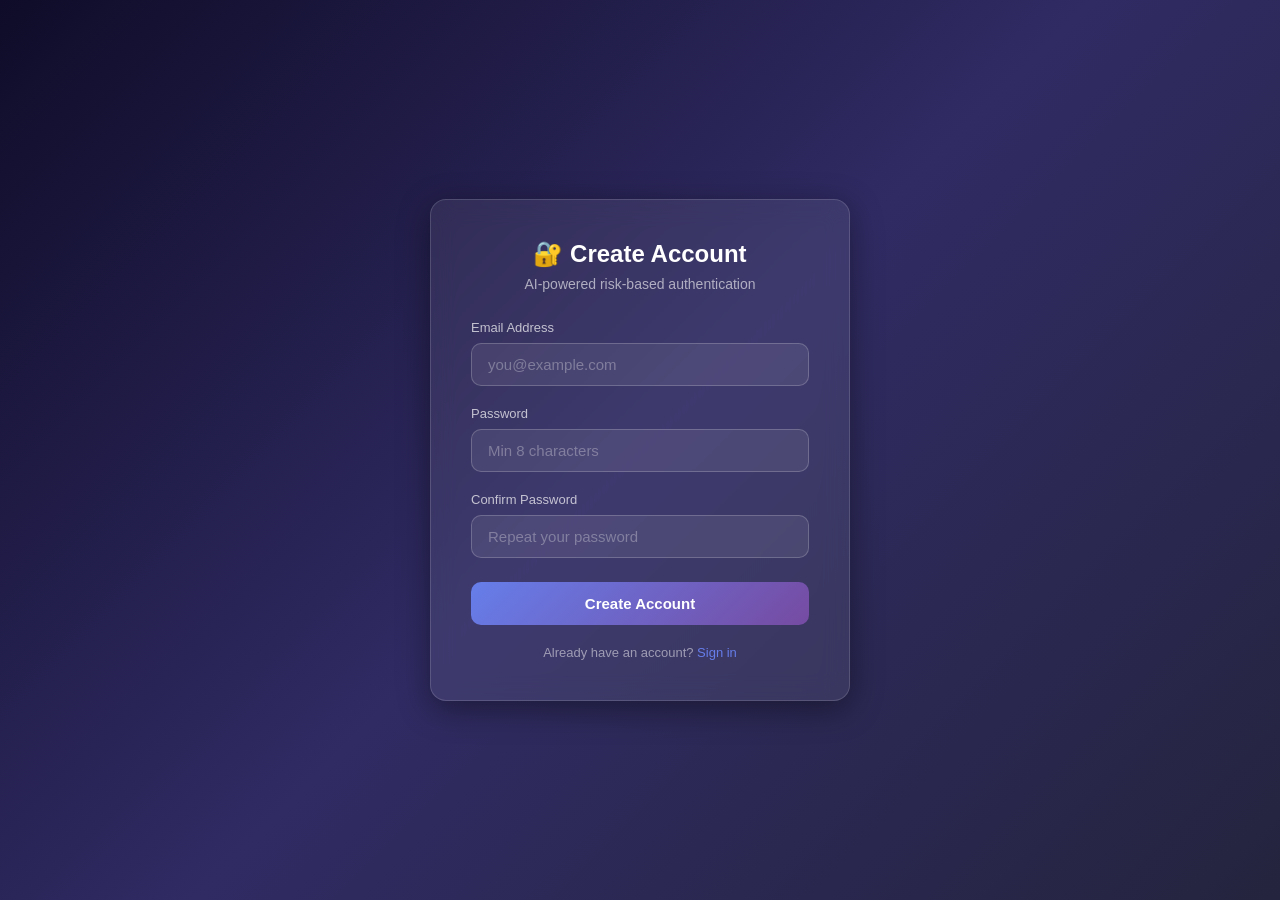
<file: frontend/index.html>
<!DOCTYPE html>
<html lang="en">
<head>
    <meta charset="UTF-8">
    <meta name="viewport" content="width=device-width, initial-scale=1.0">
    <title>Register — AI Risk Auth</title>
    <link rel="stylesheet" href="styles.css">
</head>
<body>
    <div class="card">
        <h1>🔐 Create Account</h1>
        <p class="subtitle">AI-powered risk-based authentication</p>

        <div id="alert" class="alert"></div>

        <div class="form-group">
            <label for="email">Email Address</label>
            <input type="email" id="email" placeholder="you@example.com" autocomplete="email">
        </div>

        <div class="form-group">
            <label for="password">Password</label>
            <input type="password" id="password" placeholder="Min 8 characters">
        </div>

        <div class="form-group">
            <label for="confirm">Confirm Password</label>
            <input type="password" id="confirm" placeholder="Repeat your password">
        </div>

        <button class="btn-primary" id="register-btn" onclick="handleRegister()">
            Create Account
        </button>

        <div class="link-row">
            Already have an account? <a href="login.html">Sign in</a>
        </div>
    </div>

    <script src="script.js"></script>
    <script>
        redirectIfLoggedIn();

        async function handleRegister() {
            const email    = document.getElementById("email").value.trim();
            const password = document.getElementById("password").value;
            const confirm  = document.getElementById("confirm").value;
            const btn      = document.getElementById("register-btn");

            if (!email || !password || !confirm) {
                showAlert("alert", "Please fill in all fields.");
                return;
            }
            if (password.length < 8) {
                showAlert("alert", "Password must be at least 8 characters.");
                return;
            }
            if (password !== confirm) {
                showAlert("alert", "Passwords do not match.");
                return;
            }

            setButtonLoading(btn, true, "Create Account");
            showAlert("alert", "⏳ Connecting to server, please wait...", "success");

            const controller = new AbortController();
            const timeout = setTimeout(() => controller.abort(), 90000);

            try {
                const response = await fetch(`${API_BASE}/register`, {
                    method: "POST",
                    headers: { "Content-Type": "application/json" },
                    body: JSON.stringify({
                        email: email,
                        password: password,
                        device_fingerprint: getDeviceFingerprint()
                    }),
                    signal: controller.signal
                });

                clearTimeout(timeout);
                const data = await response.json();

                if (response.ok) {
                    showAlert("alert", "Account created! Redirecting to login...", "success");
                    setTimeout(() => { window.location.href = "login.html"; }, 1500);
                } else {
                    showAlert("alert", data.error || "Registration failed.");
                }
            } catch (err) {
                clearTimeout(timeout);
                if (err.name === "AbortError") {
                    showAlert("alert", "⏱️ Server is waking up. Please try again in a moment.");
                } else {
                    showAlert("alert", "Cannot connect to server.");
                }
            } finally {
                setButtonLoading(btn, false, "Create Account");
            }
        }
    </script>
</body>
</html>
</file>
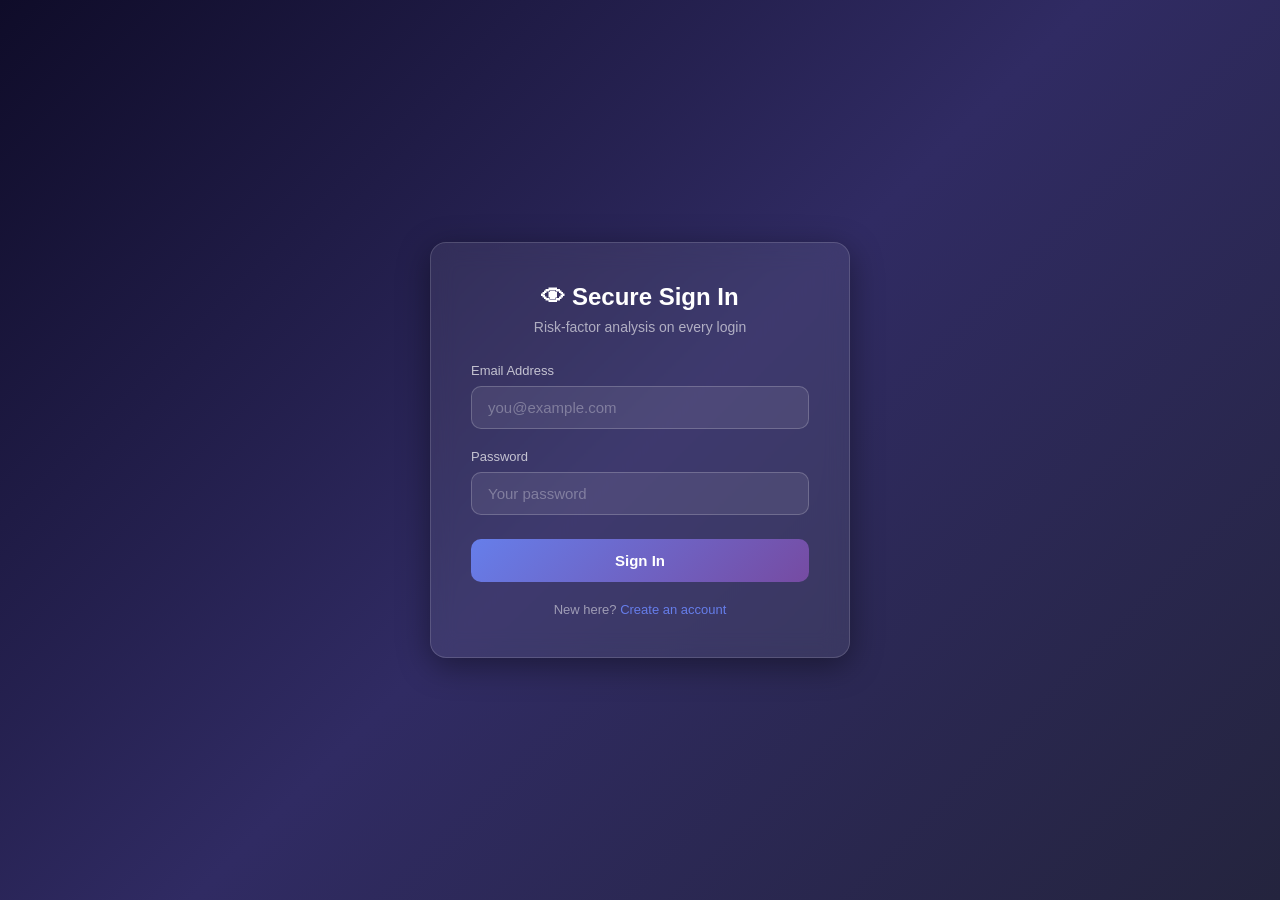
<file: frontend/dashboard.html>
<!DOCTYPE html>
<html lang="en">

<head>
    <meta charset="UTF-8">
    <meta name="viewport" content="width=device-width, initial-scale=1.0">
    <title>Dashboard — AI Risk Auth</title>
    <link rel="stylesheet" href="styles.css">
</head>

<body>
    <div class="card dashboard-card">
        <div class="user-info">
            <div class="avatar" id="avatar">?</div>
            <div>
                <h1 style="font-size:18px; margin-bottom:4px" id="user-email">Loading...</h1>
                <p style="font-size:13px; color:rgba(255,255,255,0.5)" id="member-since">Member since...</p>
            </div>
            <button class="logout-btn" onclick="logout()" style="margin-left:auto">Sign Out</button>
        </div>

        <div style="margin-bottom:20px">
            <h2 style="font-size:15px; font-weight:600; margin-bottom:12px; color:rgba(255,255,255,0.7)">
                🛡️ Security Status
            </h2>
            <div style="display:flex; gap:12px; flex-wrap:wrap;">
                <span class="badge safe">✓ Login Verified</span>
                <span id="lock-badge" class="badge safe">✓ Account Active</span>
            </div>
        </div>

        <div>
            <h2 style="font-size:15px; font-weight:600; margin-bottom:12px; color:rgba(255,255,255,0.7)">
                📋 Recent Login Activity
            </h2>
            <div id="login-logs">
                <div style="color:rgba(255,255,255,0.4); font-size:13px">Loading activity...</div>
            </div>
        </div>
    </div>

    <script src="script.js"></script>
    <script>
        requireLogin();

        window.addEventListener("DOMContentLoaded", loadDashboard);

        async function loadDashboard() {
            try {
                const response = await apiRequest("/dashboard", "GET");

                if (response.status === 401) {
                    removeToken();
                    window.location.href = "login.html";
                    return;
                }

                const data = await response.json();

                // Populate user info
                const email = data.user.email;
                document.getElementById("user-email").textContent = email;
                document.getElementById("avatar").textContent = email[0].toUpperCase();

                // Member since date in IST — added + "Z" to fix UTC→IST conversion
                const joinDate = new Date(data.user.created_at + "Z").toLocaleString("en-IN", {
                    timeZone: "Asia/Kolkata",
                    day: "2-digit",
                    month: "short",
                    year: "numeric"
                });
                document.getElementById("member-since").textContent = "Member since " + joinDate;

                // Show lock status
                if (data.user.is_locked) {
                    document.getElementById("lock-badge").textContent = "⚠ Account Locked";
                    document.getElementById("lock-badge").className = "badge risky";
                }

                // Render recent login logs
                const logsContainer = document.getElementById("login-logs");

                if (!data.recent_logins || data.recent_logins.length === 0) {
                    logsContainer.innerHTML = `
                        <div style="color:rgba(255,255,255,0.4);font-size:13px">
                            No recent activity.
                        </div>`;
                    return;
                }

                logsContainer.innerHTML = data.recent_logins.map(log => {
                    // Added + "Z" to fix UTC→IST conversion
                    const date = new Date(log.timestamp + "Z").toLocaleString("en-IN", {
                        timeZone: "Asia/Kolkata",
                        day: "2-digit",
                        month: "short",
                        year: "numeric",
                        hour: "2-digit",
                        minute: "2-digit",
                        hour12: true
                    });
                    const riskClass = log.risk_score === 0 ? "safe" : "risky";
                    const riskText  = log.risk_score === 0 ? "Safe" : "Risky";
                    return `
                        <div class="login-log">
                            <div>
                                <div style="font-weight:500;margin-bottom:2px">${date}</div>
                                <div style="color:rgba(255,255,255,0.45);font-size:12px">
                                    IP: ${log.ip}
                                </div>
                            </div>
                            <span class="badge ${riskClass}">${riskText}</span>
                        </div>
                    `;
                }).join("");

            } catch (err) {
                console.error("Dashboard load error:", err);
            }
        }

        function logout() {
            removeToken();
            window.location.href = "login.html";
        }
    </script>
</body>

</html>
</file>
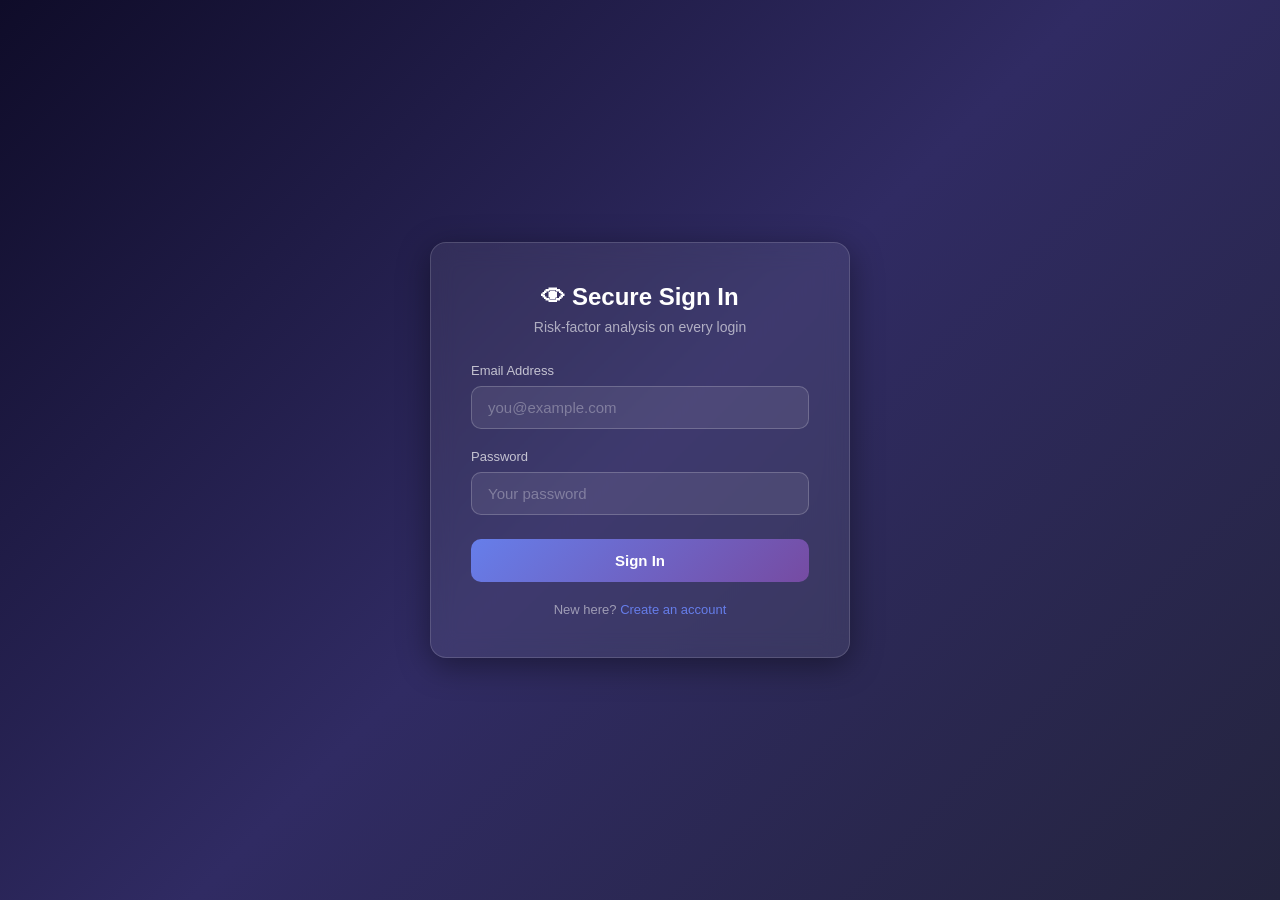
<file: frontend/login.html>
<!DOCTYPE html>
<html lang="en">
<head>
    <meta charset="UTF-8">
    <meta name="viewport" content="width=device-width, initial-scale=1.0">
    <title>Login — AI Risk Auth</title>
    <link rel="stylesheet" href="styles.css">
</head>
<body>
    <div class="card">
        <h1>👁 Secure Sign In</h1>
        <p class="subtitle">Risk-factor analysis on every login</p>

        <div id="alert" class="alert"></div>

        <div class="form-group">
            <label for="email">Email Address</label>
            <input type="email" id="email" placeholder="you@example.com">
        </div>

        <div class="form-group">
            <label for="password">Password</label>
            <input type="password" id="password" placeholder="Your password">
        </div>

        <button class="btn-primary" id="login-btn" onclick="handleLogin()">
            Sign In
        </button>

        <div class="link-row">
            New here? <a href="index.html">Create an account</a>
        </div>
    </div>

    <script src="script.js"></script>
    <script>
        redirectIfLoggedIn();

        function saveEmailForOTP(email) {
            sessionStorage.setItem("otp_email", email);
        }

        async function handleLogin() {
            const email    = document.getElementById("email").value.trim();
            const password = document.getElementById("password").value;
            const btn      = document.getElementById("login-btn");

            if (!email || !password) {
                showAlert("alert", "Please enter your email and password.");
                return;
            }

            setButtonLoading(btn, true, "Sign In");
            showAlert("alert", "⏳ Connecting to server, please wait...", "success");

            const controller = new AbortController();
            const timeout = setTimeout(() => controller.abort(), 90000);

            try {
                const response = await fetch(`${API_BASE}/login`, {
                    method: "POST",
                    headers: { "Content-Type": "application/json" },
                    body: JSON.stringify({
                        email: email,
                        password: password,
                        device_fingerprint: getDeviceFingerprint()
                    }),
                    signal: controller.signal
                });

                clearTimeout(timeout);
                const data = await response.json();

                if (response.ok) {
                    if (data.require_otp) {
                        saveEmailForOTP(email);
                        showAlert("alert", "⚠️ Unusual login detected! OTP sent to your email.", "success");
                        setTimeout(() => { window.location.href = "otp.html"; }, 1800);
                    } else {
                        saveToken(data.token);
                        showAlert("alert", "✅ Login successful!", "success");
                        setTimeout(() => { window.location.href = "dashboard.html"; }, 1000);
                    }
                } else {
                    showAlert("alert", data.error || "Login failed.");
                }
            } catch (err) {
                clearTimeout(timeout);
                if (err.name === "AbortError") {
                    showAlert("alert", "⏱️ Server is waking up. Please try again in a moment.");
                } else {
                    showAlert("alert", "Cannot connect to server.");
                }
            } finally {
                setButtonLoading(btn, false, "Sign In");
            }
        }

        document.addEventListener("keydown", (e) => {
            if (e.key === "Enter") handleLogin();
        });
    </script>
</body>
</html>
</file>
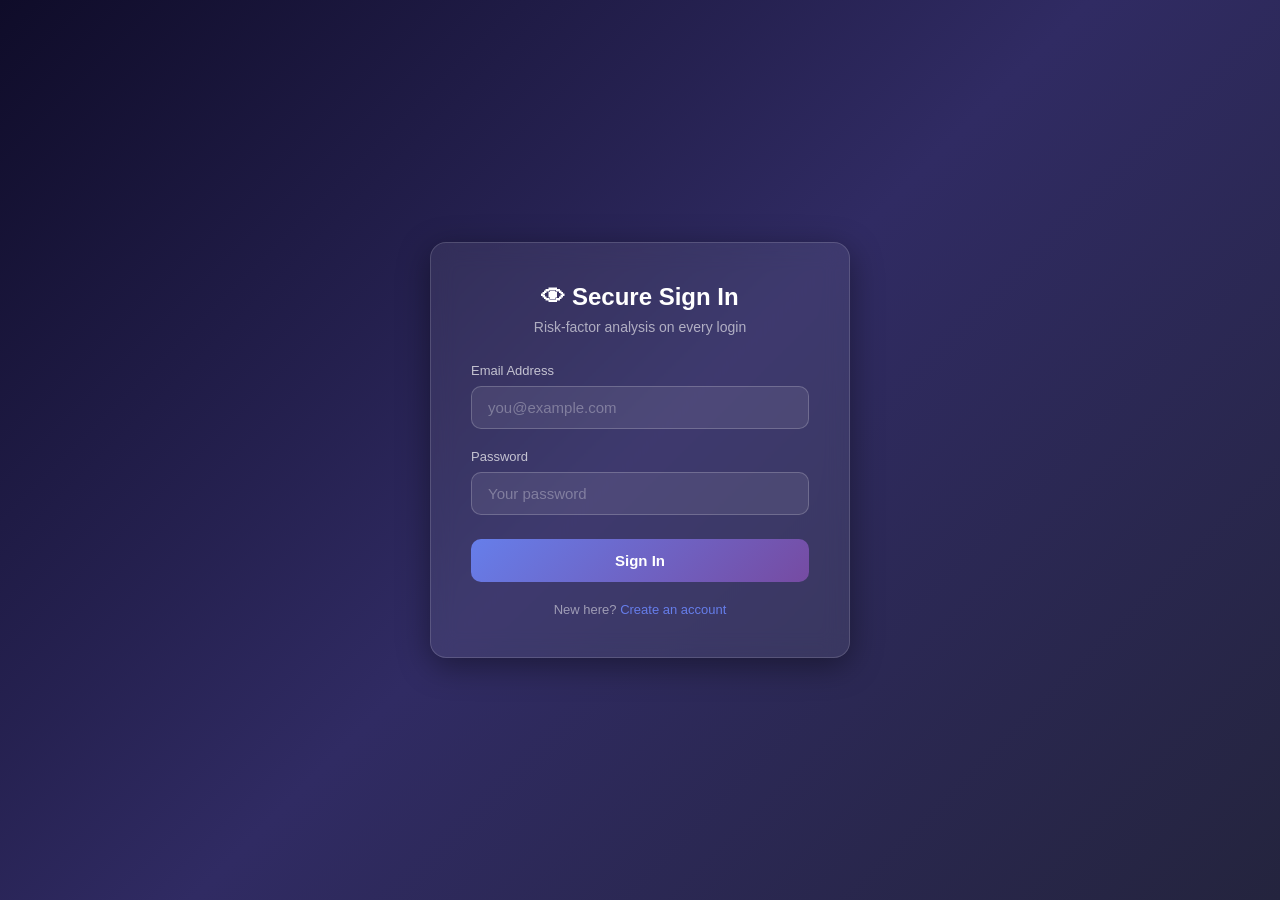
<file: frontend/otp.html>
<!DOCTYPE html>
<html lang="en">
<head>
    <meta charset="UTF-8">
    <meta name="viewport" content="width=device-width, initial-scale=1.0">
    <title>OTP Verification — AI Risk Auth</title>
    <link rel="stylesheet" href="styles.css">
</head>
<body>
    <div class="card">
        <h1>📧 Verify Identity</h1>
        <p class="subtitle">Enter the 6-digit code sent to your email</p>

        <div class="risk-panel">
            ⚠️ Unusual login activity detected. Please verify it's you.
        </div>

        <div id="alert" class="alert"></div>

        <div class="form-group">
            <label for="otp">Verification Code</label>
            <input type="text" id="otp" class="otp-input"
                   placeholder="000000" maxlength="6"
                   inputmode="numeric"
                   pattern="[0-9]{6}">
        </div>

        <button class="btn-primary" id="verify-btn" onclick="handleVerifyOTP()">
            Verify Code
        </button>

        <div class="link-row">
            <a href="login.html">← Back to login</a>
        </div>
    </div>

    <script src="script.js"></script>
    <script>
        const userEmail = sessionStorage.getItem("otp_email");

        if (!userEmail) {
            window.location.href = "login.html";
        }

        async function handleVerifyOTP() {
            const otp = document.getElementById("otp").value.trim();
            const btn = document.getElementById("verify-btn");

            if (otp.length !== 6 || !/^\d{6}$/.test(otp)) {
                showAlert("alert", "Please enter a valid 6-digit code.");
                return;
            }

            setButtonLoading(btn, true, "Verify Code");
            showAlert("alert", "⏳ Verifying, please wait...", "success");

            const controller = new AbortController();
            const timeout = setTimeout(() => controller.abort(), 90000);

            try {
                const response = await fetch(`${API_BASE}/verify-otp`, {
                    method: "POST",
                    headers: { "Content-Type": "application/json" },
                    body: JSON.stringify({
                        email: userEmail,
                        otp: otp
                    }),
                    signal: controller.signal
                });

                clearTimeout(timeout);
                const data = await response.json();

                if (response.ok) {
                    saveToken(data.token);
                    sessionStorage.removeItem("otp_email");
                    showAlert("alert", "✅ Identity verified! Welcome.", "success");
                    setTimeout(() => { window.location.href = "dashboard.html"; }, 1200);
                } else {
                    showAlert("alert", data.error || "OTP verification failed.");
                }
            } catch (err) {
                clearTimeout(timeout);
                if (err.name === "AbortError") {
                    showAlert("alert", "⏱️ Server is waking up. Please try again in a moment.");
                } else {
                    showAlert("alert", "Cannot connect to server.");
                }
            } finally {
                setButtonLoading(btn, false, "Verify Code");
            }
        }

        document.getElementById("otp").addEventListener("input", function() {
            if (this.value.length === 6) {
                handleVerifyOTP();
            }
        });
    </script>
</body>
</html>
</file>
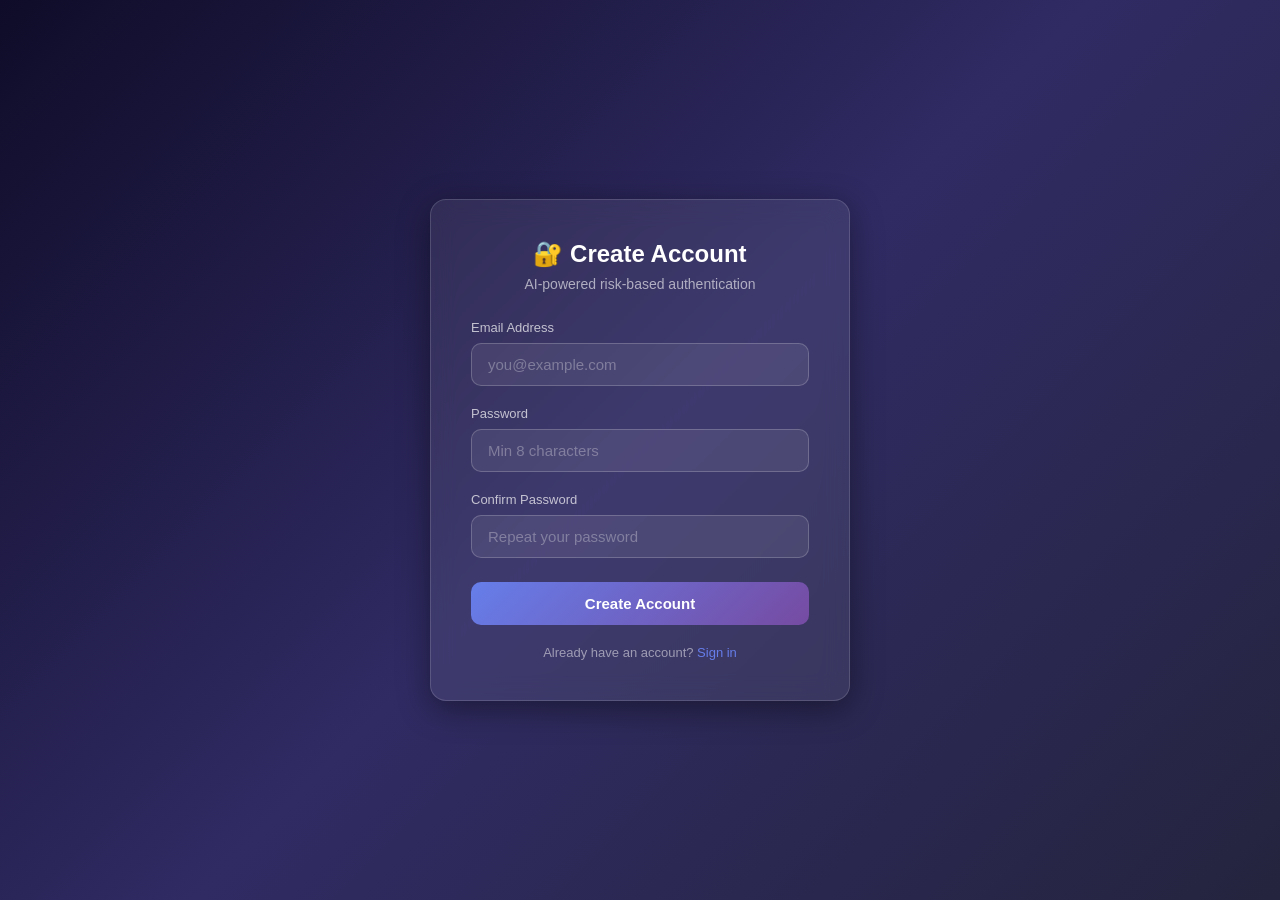
<file: frontend/register.html>
<!DOCTYPE html>
<html lang="en">
<head>
    <meta charset="UTF-8">
    <meta name="viewport" content="width=device-width, initial-scale=1.0">
    <title>Register — AI Risk Auth</title>
    <link rel="stylesheet" href="styles.css">
</head>
<body>
    <div class="card">
        <h1>🔐 Create Account</h1>
        <p class="subtitle">AI-powered risk-based authentication</p>

        <!-- Alert box: hidden by default, shown by JS on error/success -->
        <div id="alert" class="alert"></div>

        <!-- Registration Form -->
        <div class="form-group">
            <label for="email">Email Address</label>
            <input type="email" id="email" placeholder="you@example.com" autocomplete="email">
        </div>

        <div class="form-group">
            <label for="password">Password</label>
            <input type="password" id="password" placeholder="Min 8 characters">
        </div>

        <div class="form-group">
            <label for="confirm">Confirm Password</label>
            <input type="password" id="confirm" placeholder="Repeat your password">
        </div>

        <button class="btn-primary" id="register-btn" onclick="handleRegister()">
            Create Account
        </button>

        <div class="link-row">
            Already have an account? <a href="login.html">Sign in</a>
        </div>
    </div>

    <!-- Load shared utilities -->
    <script src="script.js"></script>
    <script>
        // Redirect to dashboard if already logged in
        redirectIfLoggedIn();

        async function handleRegister() {
            const email    = document.getElementById("email").value.trim();
            const password = document.getElementById("password").value;
            const confirm  = document.getElementById("confirm").value;
            const btn      = document.getElementById("register-btn");

            // Client-side validation
            if (!email || !password || !confirm) {
                showAlert("alert", "Please fill in all fields.");
                return;
            }
            if (password.length < 8) {
                showAlert("alert", "Password must be at least 8 characters.");
                return;
            }
            if (password !== confirm) {
                showAlert("alert", "Passwords do not match.");
                return;
            }

            setButtonLoading(btn, true, "Create Account");

            try {
                // Call /api/register with email, password, and device fingerprint
                const response = await fetch(`${API_BASE}/register`, {
                    method: "POST",
                    headers: { "Content-Type": "application/json" },
                    body: JSON.stringify({
                        email: email,
                        password: password,
                        // Send device fingerprint as the user's "usual device"
                        device_fingerprint: getDeviceFingerprint()
                    })
                });

                const data = await response.json();

                if (response.ok) {
                    // Registration succeeded
                    showAlert("alert", "Account created! Redirecting to login...", "success");
                    // Wait 1.5 seconds then redirect
                    setTimeout(() => { window.location.href = "login.html"; }, 1500);
                } else {
                    showAlert("alert", data.error || "Registration failed.");
                }
            } catch (err) {
                showAlert("alert", "Cannot connect to server. Is the backend running?");
            } finally {
                // Always re-enable the button when done
                setButtonLoading(btn, false, "Create Account");
            }
        }
    </script>
</body>
</html>
</file>
<file: frontend/styles.css>
/* styles.css — Shared styles for all pages */

/* ── Reset & Base ── */
* {
    margin: 0;
    padding: 0;
    box-sizing: border-box;  /* Include padding in element width */
}

body {
    font-family: 'Segoe UI', Tahoma, Geneva, Verdana, sans-serif;
    background: linear-gradient(135deg, #0f0c29, #302b63, #24243e);
    min-height: 100vh;         /* Full viewport height */
    display: flex;
    justify-content: center;   /* Centre horizontally */
    align-items: center;       /* Centre vertically */
    color: #fff;
}

/* ── Card Container ── */
.card {
    background: rgba(255, 255, 255, 0.07);  /* Semi-transparent white */
    backdrop-filter: blur(12px);             /* Frosted glass effect */
    border-radius: 16px;
    padding: 40px;
    width: 100%;
    max-width: 420px;
    border: 1px solid rgba(255, 255, 255, 0.15);
    box-shadow: 0 8px 32px rgba(0, 0, 0, 0.4);
}

/* ── Header ── */
.card h1 {
    text-align: center;
    font-size: 24px;
    font-weight: 600;
    margin-bottom: 8px;
    color: #fff;
}

.card p.subtitle {
    text-align: center;
    color: rgba(255, 255, 255, 0.6);
    font-size: 14px;
    margin-bottom: 28px;
}

/* ── Risk Badge ── */
.badge {
    display: inline-block;
    padding: 4px 12px;
    border-radius: 20px;
    font-size: 12px;
    font-weight: 600;
    text-transform: uppercase;
    letter-spacing: 0.5px;
}

.badge.safe  { background: rgba(0, 200, 100, 0.2); color: #00c864; border: 1px solid #00c864; }
.badge.risky { background: rgba(255, 80, 80, 0.2); color: #ff5050; border: 1px solid #ff5050; }

/* ── Form Elements ── */
.form-group {
    margin-bottom: 20px;
}

.form-group label {
    display: block;
    font-size: 13px;
    font-weight: 500;
    color: rgba(255, 255, 255, 0.7);
    margin-bottom: 8px;
}

.form-group input {
    width: 100%;
    padding: 12px 16px;
    background: rgba(255, 255, 255, 0.08);
    border: 1px solid rgba(255, 255, 255, 0.2);
    border-radius: 10px;
    color: #fff;
    font-size: 15px;
    outline: none;
    transition: border-color 0.2s;
}

.form-group input:focus {
    border-color: #667eea;   /* Purple highlight on focus */
}

.form-group input::placeholder {
    color: rgba(255, 255, 255, 0.3);
}

/* ── Buttons ── */
.btn-primary {
    width: 100%;
    padding: 13px;
    background: linear-gradient(135deg, #667eea, #764ba2);
    border: none;
    border-radius: 10px;
    color: #fff;
    font-size: 15px;
    font-weight: 600;
    cursor: pointer;
    transition: opacity 0.2s, transform 0.1s;
    margin-top: 4px;
}

.btn-primary:hover  { opacity: 0.9; }
.btn-primary:active { transform: scale(0.98); }
.btn-primary:disabled { opacity: 0.5; cursor: not-allowed; }

/* ── Alert Messages ── */
.alert {
    padding: 12px 16px;
    border-radius: 8px;
    font-size: 14px;
    margin-bottom: 16px;
    display: none;   /* Hidden by default — shown via JavaScript */
}

.alert.error   { background: rgba(255, 80, 80, 0.15);  border: 1px solid rgba(255,80,80,0.4);  color: #ff8080; }
.alert.success { background: rgba(0, 200, 100, 0.15); border: 1px solid rgba(0,200,100,0.4); color: #60d890; }

/* ── Links ── */
.link-row {
    text-align: center;
    margin-top: 20px;
    font-size: 13px;
    color: rgba(255, 255, 255, 0.5);
}

.link-row a {
    color: #667eea;
    text-decoration: none;
    font-weight: 500;
}

.link-row a:hover { text-decoration: underline; }

/* ── Risk info panel ── */
.risk-panel {
    background: rgba(255, 165, 0, 0.1);
    border: 1px solid rgba(255, 165, 0, 0.3);
    border-radius: 8px;
    padding: 12px 16px;
    margin-bottom: 16px;
    font-size: 13px;
    color: #ffa500;
}

/* ── Dashboard specific ── */
.dashboard-card {
    max-width: 680px;
    width: 90%;
}

.user-info {
    display: flex;
    align-items: center;
    gap: 16px;
    margin-bottom: 24px;
    padding-bottom: 20px;
    border-bottom: 1px solid rgba(255,255,255,0.1);
}

.avatar {
    width: 52px;
    height: 52px;
    border-radius: 50%;
    background: linear-gradient(135deg, #667eea, #764ba2);
    display: flex;
    align-items: center;
    justify-content: center;
    font-size: 20px;
    font-weight: bold;
}

.login-log {
    background: rgba(255,255,255,0.05);
    border-radius: 8px;
    padding: 12px 16px;
    margin-bottom: 10px;
    display: flex;
    justify-content: space-between;
    align-items: center;
    font-size: 13px;
}

.logout-btn {
    width: auto;
    padding: 8px 20px;
    background: rgba(255, 80, 80, 0.2);
    border: 1px solid rgba(255,80,80,0.4);
    border-radius: 8px;
    color: #ff8080;
    cursor: pointer;
    font-size: 13px;
    transition: background 0.2s;
}

.logout-btn:hover { background: rgba(255,80,80,0.35); }

/* ── OTP input ── */
.otp-input {
    text-align: center;
    font-size: 28px !important;
    font-weight: 700 !important;
    letter-spacing: 12px;
    padding-left: 24px !important;
}

/* ── Loading spinner ── */
.spinner {
    display: inline-block;
    width: 14px;
    height: 14px;
    border: 2px solid rgba(255,255,255,0.4);
    border-top-color: #fff;
    border-radius: 50%;
    animation: spin 0.7s linear infinite;
    margin-right: 8px;
}
@keyframes spin { to { transform: rotate(360deg); } }
</file>
